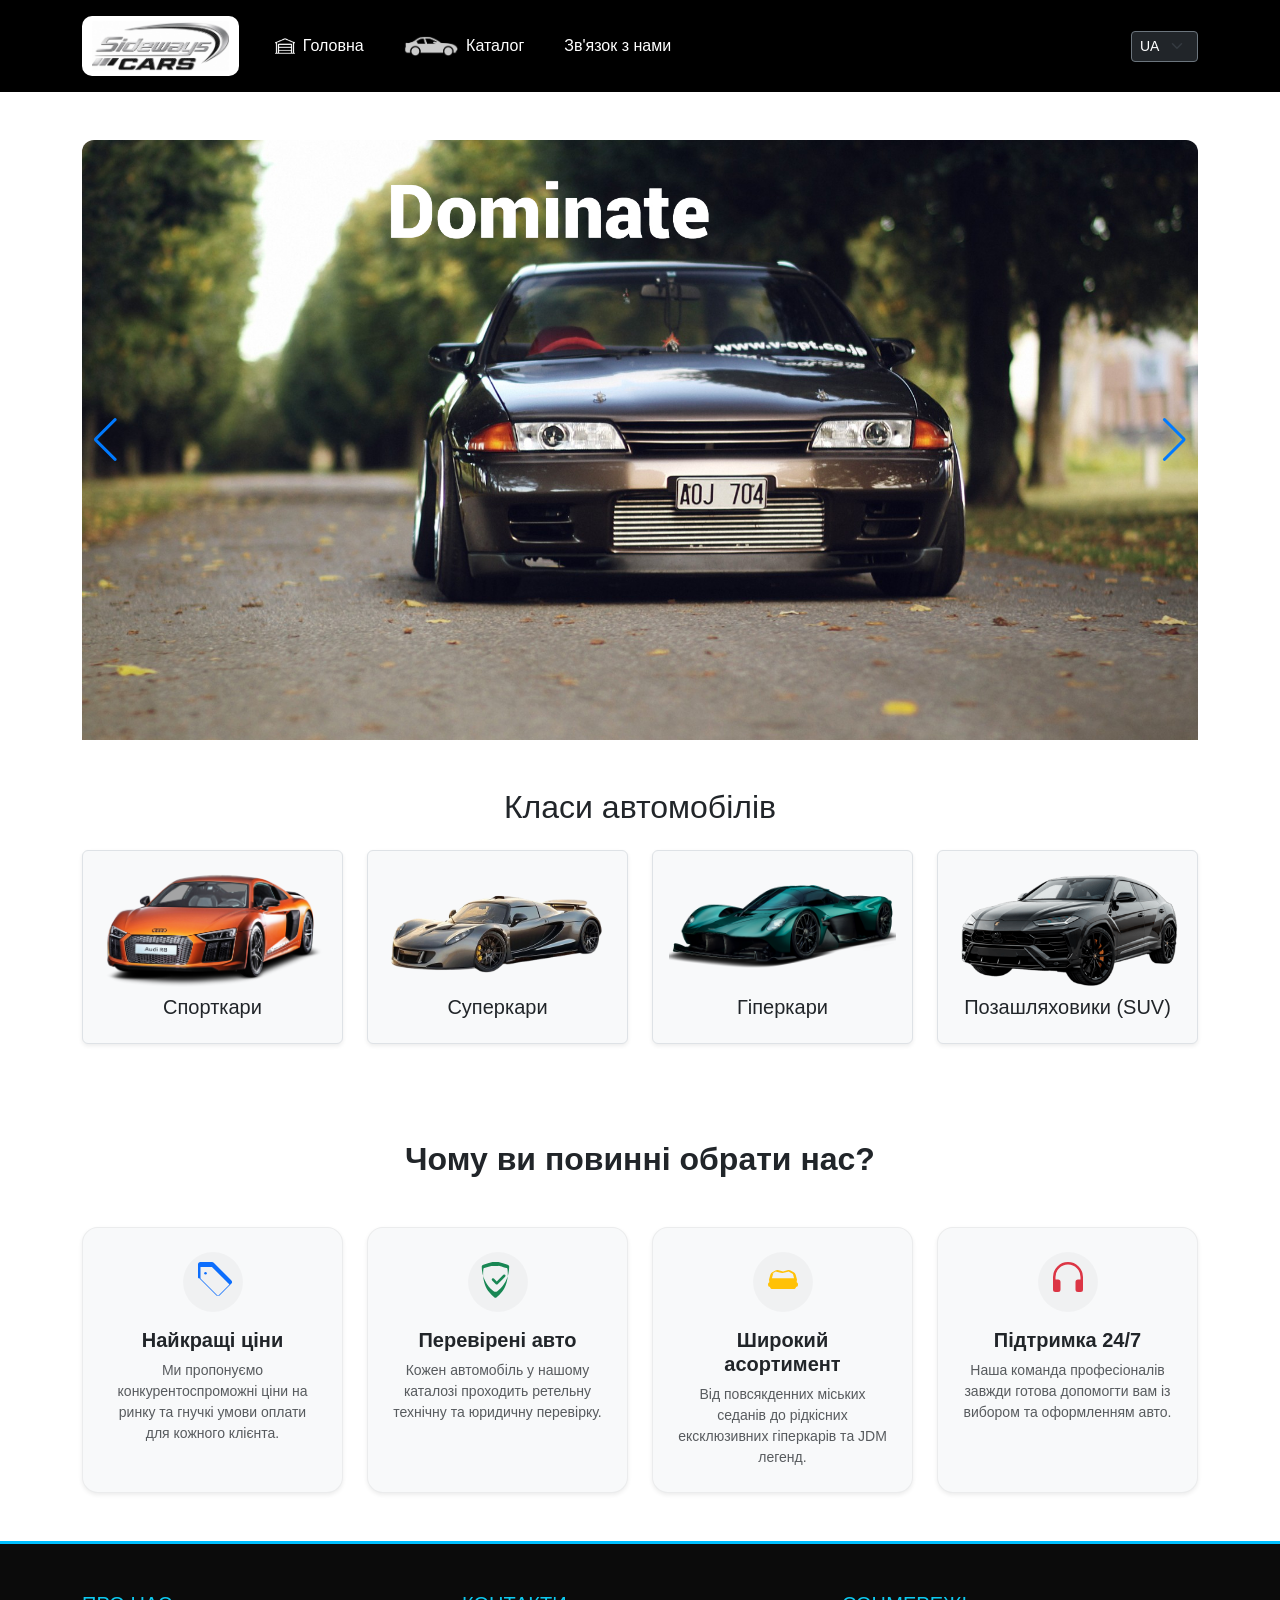
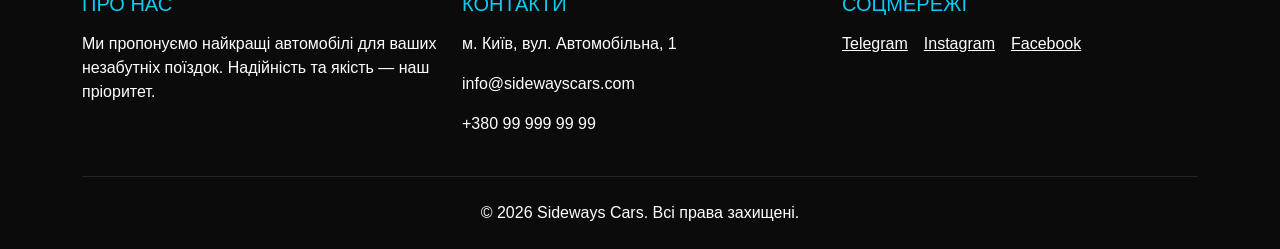
<file: index.html>
<!DOCTYPE html>
<html lang="uk">
<head>
    <meta charset="UTF-8">
    <meta name="viewport" content="width=device-width, initial-scale=1.0">
    <title data-lang="title_main">Головна сторінка</title>
    <link href="https://cdn.jsdelivr.net/npm/bootstrap@5.3.0/dist/css/bootstrap.min.css" rel="stylesheet">
    <link rel="stylesheet" href="https://cdn.jsdelivr.net/npm/swiper@11/swiper-bundle.min.css" />
    <link href="./style.css" rel="stylesheet" />
</head>
<body>
    <header class="header py-3">
        <div class="container">
            <div class="row align-items-center">
                <div class="col-auto">
                    <img src="pics/sideways_cars_logo.png" alt="img" class="header-top-logo">
                </div>
                <div class="col">
                    <nav class="nav d-flex gap-3 align-items-center flex-wrap">
                        <a href="./index.html" class="nav-link">
                            <img src="pics/homepage.png" alt=""><span data-lang="nav_home">Головна</span>
                        </a>
                        <a href="./CarsCatalog.html" class="nav-link">
                            <img src="pics/catalog.jpg" alt=""><span data-lang="nav_catalog">Каталог</span>
                        </a>
                        <a href="#contacts" class="nav-link" id="scroll-to-contacts" data-lang="nav_contacts">Зв'язок з нами</a>
                    </nav>
                </div>
                <div class="col-auto">
                    <select id="lang-select" class="form-select form-select-sm bg-dark text-white border-secondary">
                        <option value="uk" selected>UA</option>
                        <option value="en">EN</option>
                        <option value="ru">RU</option>
                    </select>
                </div>
            </div>
        </div>
    </header>

    <main class="py-5">
        <div class="container">
            <div class="swiper swiper-container">
                <div class="swiper-wrapper">
                    <div class="swiper-slide">
                        <img src="pics/mainPage1.jpg" alt="mainPage1" class="img-fluid slider-img">
                    </div>
                    <div class="swiper-slide">
                        <img src="pics/mainPage2.jpg" alt="mainPage2" class="img-fluid slider-img">
                    </div>
                    <div class="swiper-slide">
                        <img src="pics/mainPage3.jpg" alt="mainPage3" class="img-fluid slider-img">
                    </div>
                    <div class="swiper-slide">
                        <img src="pics/mainPage4.jpg" alt="mainPage4" class="img-fluid slider-img">
                    </div>
                </div>
                <div class="swiper-button-next"></div>
                <div class="swiper-button-prev"></div>
            </div>
        </div>
        <div class="container mt-5">
    <h2 class="text-center mb-4" data-lang="car_types_title">Класи автомобілів</h2>
    <div class="row g-4">
        <div class="col-6 col-md-3">
            <a href="./CarsCatalog.html?class=sport" class="text-decoration-none text-dark text-center d-block car-type-card">
                <div class="p-3 bg-light border rounded shadow-sm">
                    <img src="pics/type_sport.jpg" alt="Sport" class="img-fluid mb-2 rounded" style="height:120px; object-fit:cover; width:100%;">
                    <h5 data-lang="type_sport">Спорткари</h5>
                </div>
            </a>
        </div>
        <div class="col-6 col-md-3">
            <a href="./CarsCatalog.html?class=super" class="text-decoration-none text-dark text-center d-block car-type-card">
                <div class="p-3 bg-light border rounded shadow-sm">
                    <img src="pics/type_super.jpg" alt="Super" class="img-fluid mb-2 rounded" style="height:120px; object-fit:cover; width:100%;">
                    <h5 data-lang="type_super">Суперкари</h5>
                </div>
            </a>
        </div>
        <div class="col-6 col-md-3">
            <a href="./CarsCatalog.html?class=hyper" class="text-decoration-none text-dark text-center d-block car-type-card">
                <div class="p-3 bg-light border rounded shadow-sm">
                    <img src="pics/type_hyper.jpg" alt="Hyper" class="img-fluid mb-2 rounded" style="height:120px; object-fit:cover; width:100%;">
                    <h5 data-lang="type_hyper">Гіперкари</h5>
                </div>
            </a>
        </div>
        <div class="col-6 col-md-3">
            <a href="./CarsCatalog.html?class=suv" class="text-decoration-none text-dark text-center d-block car-type-card">
                <div class="p-3 bg-light border rounded shadow-sm">
                    <img src="pics/type_suv.jpg" alt="SUV" class="img-fluid mb-2 rounded" style="height:120px; object-fit:cover; width:100%;">
                    <h5 data-lang="type_suv">Позашляховики (SUV)</h5>
                </div>
            </a>
        </div>
    </div>
    </div>
    </main>

    <section class="advantages-section py-5 bg-white">
        <div class="container">
            <h2 class="text-center mb-5 section-title fw-bold" data-lang="advantages_title">Почему вы должны выбрать нас?</h2>
            <div class="row g-4">
                <div class="col-md-3 col-sm-6">
                    <div class="advantage-card p-4 text-center h-100 border-0 shadow-sm rounded-4">
                        <div class="advantage-icon mb-3 text-primary">
                            <svg xmlns="http://www.w3.org/2000/svg" width="40" height="40" fill="currentColor" class="bi bi-tags" viewBox="0 0 16 16">
                                <path d="M3 2v4.586l7 7L14.586 9l-7-7H3zM2 1a1 1 0 0 1 1-1h4.586a1 1 0 0 1 .707.293l7 7a1 1 0 0 1 0 1.414l-4.586 4.586a1 1 0 0 1-1.414 0l-7-7A1 1 0 0 1 2 6.586V1z"/>
                                <path d="M5.5 4.5a.5.5 0 1 1-1 0 .5.5 0 0 1 1 0z"/>
                            </svg>
                        </div>
                        <h5 class="fw-bold mb-2" data-lang="adv_1_title">Лучшие цены</h5>
                        <p class="text-muted small mb-0" data-lang="adv_1_text">Мы предлагаем конкурентоспособные цены на рынке и гибкие условия оплаты для каждого клиента.</p>
                    </div>
                </div>
                <div class="col-md-3 col-sm-6">
                    <div class="advantage-card p-4 text-center h-100 border-0 shadow-sm rounded-4">
                        <div class="advantage-icon mb-3 text-success">
                            <svg xmlns="http://www.w3.org/2000/svg" width="40" height="40" fill="currentColor" class="bi bi-shield-check" viewBox="0 0 16 16">
                                <path d="M5.338 1.59a61.44 61.44 0 0 0-2.837.856.481.481 0 0 0-.328.39c-.554 4.157.726 7.19 2.253 9.188a10.725 10.725 0 0 0 2.287 2.233.465.465 0 0 0 .53 0 10.733 10.733 0 0 0 2.287-2.233c1.527-1.998 2.807-5.031 2.253-9.188a.48.48 0 0 0-.328-.39c-.651-.213-1.75-.56-2.837-.855a.466.466 0 0 0-.528 0zM8 0c.06 0 .12.01.174.031 1.21.34 2.417.723 3.651 1.026.37.09.644.408.644.786 0 5.42-3.211 8.746-4.743 9.873a1.48 1.48 0 0 1-1.452 0C4.71 10.552 1.5 7.226 1.5 1.843c0-.378.274-.697.644-.786 1.234-.303 2.441-.686 3.651-1.026A.54.54 0 0 1 8 0z"/>
                                <path d="M10.854 5.146a.5.5 0 0 1 0 .708l-3 3a.5.5 0 0 1-.708 0l-1.5-1.5a.5.5 0 1 1 .708-.708L7.5 7.793l2.646-2.647a.5.5 0 0 1 .708 0z"/>
                            </svg>
                        </div>
                        <h5 class="fw-bold mb-2" data-lang="adv_2_title">Проверенные авто</h5>
                        <p class="text-muted small mb-0" data-lang="adv_2_text">Каждый автомобиль в нашем каталоге проходит тщательную техническую и юридическую проверку.</p>
                    </div>
                </div>
                <div class="col-md-3 col-sm-6">
                    <div class="advantage-card p-4 text-center h-100 border-0 shadow-sm rounded-4">
                        <div class="advantage-icon mb-3 text-warning">
                            <svg xmlns="http://www.w3.org/2000/svg" width="40" height="40" fill="currentColor" class="bi bi-car-front" viewBox="0 0 16 16">
                                <path d="M4 9a1 1 0 1 1-2 0 1 1 0 0 1 2 0Zm10 0a1 1 0 1 1-2 0 1 1 0 0 1 2 0ZM6 8a1 1 0 0 0 0 2h4a1 1 0 1 0 0-2H6Z"/>
                                <path d="M2.94 5.077c.12-.411.396-.757.779-.959L5.207 3.3a1 1 0 0 1 .742-.08l2.054.54 2.054-.54a1 1 0 0 1 .742.08l1.489.818c.382.202.659.548.779.959L13.53 6.84a1 1 0 0 1 .02.522l-.34 2.652c-.06.47-.46.828-.935.828H3.725c-.475 0-.875-.358-.935-.828l-.34-2.652a1 1 0 0 1 .02-.522l.465-1.765ZM4.332 4.617a.5.5 0 0 0-.39.48l-.364 1.383h8.844l-.364-1.383a.5.5 0 0 0-.39-.48l-1.302-.716a.5.5 0 0 0-.371-.04l-2.115.557a.5.5 0 0 1-.252 0L5.323 3.86a.5.5 0 0 0-.371.04l-1.302.716Z"/>
                            </svg>
                        </div>
                        <h5 class="fw-bold mb-2" data-lang="adv_3_title">Широкий ассортимент</h5>
                        <p class="text-muted small mb-0" data-lang="adv_3_text">От повседневных городских седанов до редких эксклюзивных гиперкаров и JDM легенд.</p>
                    </div>
                </div>
                <div class="col-md-3 col-sm-6">
                    <div class="advantage-card p-4 text-center h-100 border-0 shadow-sm rounded-4">
                        <div class="advantage-icon mb-3 text-danger">
                            <svg xmlns="http://www.w3.org/2000/svg" width="40" height="40" fill="currentColor" class="bi bi-headset" viewBox="0 0 16 16">
                                <path d="M8 1a5 5 0 0 0-5 5v1h1a1 1 0 0 1 1 1v3a1 1 0 0 1-1 1H3a1 1 0 0 1-1-1V6a6 6 0 1 1 12 0v5a1 1 0 0 1-1 1h-1a1 1 0 0 1-1-1V8a1 1 0 0 1 1-1h1V6a5 5 0 0 0-5-5z"/>
                            </svg>
                        </div>
                        <h5 class="fw-bold mb-2" data-lang="adv_4_title">Поддержка 24/7</h5>
                        <p class="text-muted small mb-0" data-lang="adv_4_text">Наша команда профессионалов всегда готова помочь вам с выбором и оформлением авто.</p>
                    </div>
                </div>
            </div>
        </div>
    </section>

    <footer id="contacts" class="footer pt-5 pb-4 text-white">
        <div class="container">
            <div class="row gy-4">
                <div class="col-md-4">
                    <h5 class="text-uppercase mb-3 font-weight-bold text-info" data-lang="footer_about_title">Про нас</h5>
                    <p data-lang="footer_about_text">Ми пропонуємо найкращі автомобілі для ваших незабутніх поїздок. Надійність та якість — наш пріоритет.</p>
                </div>
                <div class="col-md-4">
                    <h5 class="text-uppercase mb-3 font-weight-bold text-info" data-lang="footer_contacts_title">Контакти</h5>
                    <p><i class="fas fa-home mr-3"></i> <span data-lang="footer_address">м. Київ, вул. Автомобільна, 1</span></p>
                    <p><i class="fas fa-envelope mr-3"></i> info@sidewayscars.com</p>
                    <p><i class="fas fa-phone mr-3"></i> +380 99 999 99 99</p>
                </div>
                <div class="col-md-4">
                    <h5 class="text-uppercase mb-3 font-weight-bold text-info" data-lang="footer_social_title">Соцмережі</h5>
                    <div class="d-flex gap-3 social-links">
                        <a href="#" class="text-white">Telegram</a>
                        <a href="#" class="text-white">Instagram</a>
                        <a href="#" class="text-white">Facebook</a>
                    </div>
                </div>
            </div>
            <hr class="mb-4 mt-4 border-secondary">
            <div class="row align-items-center">
                <div class="col-md-12 text-center">
                    <p class="mb-0">© 2026 Sideways Cars. <span data-lang="footer_rights">Всі права захищені.</span></p>
                </div>
            </div>
        </div>
    </footer>

    <script src="https://cdn.jsdelivr.net/npm/swiper@11/swiper-bundle.min.js"></script>
    <script src="./main.js"></script>
    <script src="./data.js"></script>
    <script src="./CarsCatalog.js"></script>
</body>
</html>
</file>
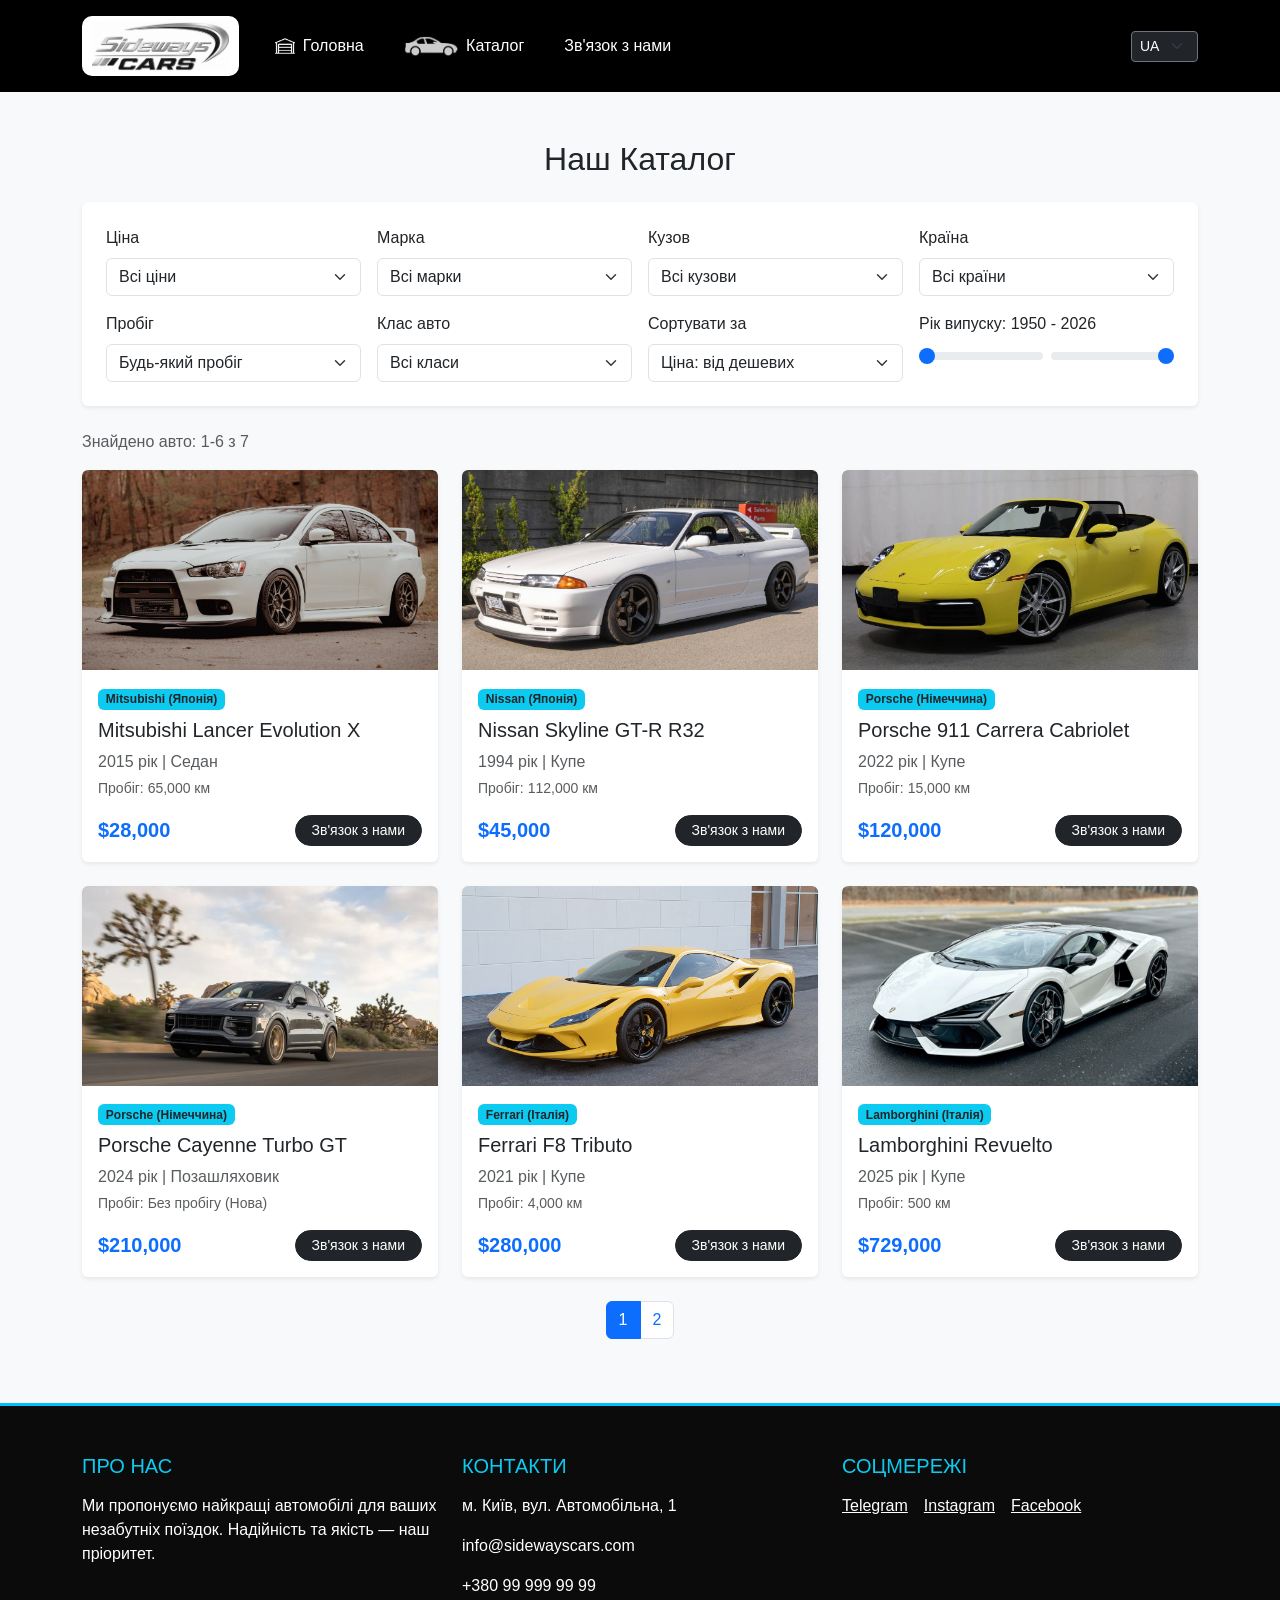
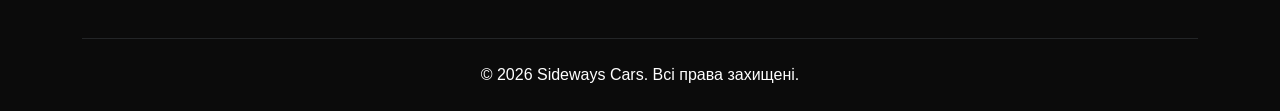
<file: CarsCatalog.html>
<!DOCTYPE html>
<html lang="uk">
<head>
    <meta charset="UTF-8">
    <meta name="viewport" content="width=device-width, initial-scale=1.0">
    <title data-lang="title_catalog">Каталог автомобілів</title>
    <link href="https://cdn.jsdelivr.net/npm/bootstrap@5.3.0/dist/css/bootstrap.min.css" rel="stylesheet">
    <link href="./style.css" rel="stylesheet" />
</head>
<body>
    <header class="header py-3">
        <div class="container">
            <div class="row align-items-center">
                <div class="col-auto">
                    <img src="pics/sideways_cars_logo.png" alt="img" class="header-top-logo">
                </div>
                <div class="col">
                    <nav class="nav d-flex gap-3 align-items-center flex-wrap">
                        <a href="./index.html" class="nav-link">
                            <img src="pics/homepage.png" alt=""><span data-lang="nav_home">Головна</span>
                        </a>
                        <a href="./CarsCatalog.html" class="nav-link">
                            <img src="pics/catalog.jpg" alt=""><span data-lang="nav_catalog">Каталог</span>
                        </a>
                        <a href="#contacts" class="nav-link" id="scroll-to-contacts" data-lang="nav_contacts">Зв'язок з нами</a>
                    </nav>
                </div>
                <div class="col-auto">
                    <select id="lang-select" class="form-select form-select-sm bg-dark text-white border-secondary">
                        <option value="uk" selected>UA</option>
                        <option value="en">EN</option>
                        <option value="ru">RU</option>
                    </select>
                </div>
            </div>
        </div>
    </header>

    <main class="py-5 bg-light">
        <div class="container">
            <h2 class="text-center mb-4" data-lang="catalog_header">Наш Каталог</h2>

            <div class="card p-4 mb-4 border-0 shadow-sm">
                <div class="row g-3">
                    <div class="col-md-3 col-sm-6">
                        <label class="form-label" data-lang="filter_price">Ціна</label>
                        <select id="filter-price" class="form-select">
                            <option value="all" data-lang="opt_all_prices">Всі ціни</option>
                            <option value="0-30000" data-lang="price_up_to_30">до $30,000</option>
                            <option value="30000-100000" data-lang="price_30_100">$30,000 - $100,000</option>
                            <option value="100000+" data-lang="price_over_100">Понад $100,000</option>
                        </select>
                    </div>

                    <div class="col-md-3 col-sm-6">
                        <label class="form-label" data-lang="filter_brand">Марка</label>
                        <select id="filter-brand" class="form-select">
                            <option value="all" data-lang="opt_all_brands">Всі марки</option>
                            <option value="Porsche">Porsche</option>
                            <option value="Ferrari">Ferrari</option>
                            <option value="Toyota">Toyota</option>
                            <option value="Lamborghini">Lamborghini</option>
                            <option value="Nissan">Nissan</option>
                            <option value="Mitsubishi">Mitsubishi</option>
                            <option value="Bugatti">Bugatti</option>
                        </select>
                    </div>

                    <div class="col-md-3 col-sm-6">
                        <label class="form-label" data-lang="filter_body">Кузов</label>
                        <select id="filter-body" class="form-select">
                            <option value="all" data-lang="opt_all_bodies">Всі кузови</option>
                            <option value="Coupe" data-lang="body_coupe">Купе</option>
                            <option value="Sedan" data-lang="body_sedan">Седан</option>
                            <option value="SUV" data-lang="body_suv">Позашляховик</option>
                        </select>
                    </div>

                    <div class="col-md-3 col-sm-6">
                        <label class="form-label" data-lang="filter_country">Країна</label>
                        <select id="filter-country" class="form-select">
                            <option value="all" data-lang="opt_all_countries">Всі країни</option>
                            <option value="Німеччина" data-lang="country_germany">Німеччина</option>
                            <option value="Італія" data-lang="country_italy">Італія</option>
                            <option value="Японія" data-lang="country_japan">Японія</option>
                            <option value="Франція" data-lang="country_france">Франція</option>
                        </select>
                    </div>

                    <div class="col-md-3 col-sm-6">
                        <label class="form-label" data-lang="filter_mileage">Пробіг</label>
                        <select id="filter-mileage" class="form-select">
                            <option value="all" data-lang="opt_all_mileages">Будь-який пробіг</option>
                            <option value="0" data-lang="opt_new_car">Без пробігу (Нова)</option>
                            <option value="1-50000" data-lang="mileage_up_to_50">до 50,000 км</option>
                            <option value="50000+" data-lang="mileage_over_50">Понад 50,000 км</option>
                        </select>
                    </div>

                    <div class="col-md-3 col-sm-6">
                        <label class="form-label" data-lang="filter_class">Клас авто</label>
                        <select id="filter-class" class="form-select">
                            <option value="all" data-lang="opt_all_classes">Всі класи</option>
                            <option value="sport" data-lang="type_sport">Спорткари</option>
                            <option value="super" data-lang="type_super">Суперкари</option>
                            <option value="hyper" data-lang="type_hyper">Гіперкари</option>
                            <option value="suv" data-lang="type_suv">Позашляховики (SUV)</option>
                        </select>
                    </div>

                    <div class="col-md-3 col-sm-6">
                        <label class="form-label" data-lang="filter_sort">Сортувати за</label>
                        <select id="filter-sort" class="form-select">
                            <option value="price-asc" data-lang="sort_price_asc">Ціна: від дешевих</option>
                            <option value="price-desc" data-lang="sort_price_desc">Ціна: від дорогих</option>
                            <option value="year-desc" data-lang="sort_year_desc">Новіші за роком</option>
                            <option value="mileage-asc" data-lang="sort_mileage_asc">Найменший пробіг</option>
                        </select>
                    </div>

                    <div class="col-md-3 col-sm-12">
                        <label class="form-label">
                            <span data-lang="filter_year">Рік випуску</span>: 
                            <span id="year-min-val">1950</span> - <span id="year-max-val">2026</span>
                        </label>
                        <div class="d-flex gap-2 align-items-center">
                            <input type="range" id="filter-year-min" class="form-range" min="1950" max="2026" value="1950">
                            <input type="range" id="filter-year-max" class="form-range" min="1950" max="2026" value="2026">
                        </div>
                    </div>
                </div>
            </div>

            <div id="products-count" class="text-muted mb-3 fs-6"></div>

            <div class="row g-4" id="cars-grid"></div>

            <nav class="mt-4">
                <ul class="pagination justify-content-center" id="pagination-container"></ul>
            </nav>
        </div>
    </main>

    <footer id="contacts" class="footer pt-5 pb-4 text-white">
        <div class="container">
            <div class="row gy-4">
                <div class="col-md-4">
                    <h5 class="text-uppercase mb-3 font-weight-bold text-info" data-lang="footer_about_title">Про нас</h5>
                    <p data-lang="footer_about_text">Ми пропонуємо найкращі автомобілі для ваших незабутніх поїздок. Надійність та якість — наш пріоритет.</p>
                </div>
                <div class="col-md-4">
                    <h5 class="text-uppercase mb-3 font-weight-bold text-info" data-lang="footer_contacts_title">Контакти</h5>
                    <p><span data-lang="footer_address">м. Київ, вул. Автомобільна, 1</span></p>
                    <p>info@sidewayscars.com</p>
                    <p>+380 99 999 99 99</p>
                </div>
                <div class="col-md-4">
                    <h5 class="text-uppercase mb-3 font-weight-bold text-info" data-lang="footer_social_title">Соцмережі</h5>
                    <div class="d-flex gap-3 social-links">
                        <a href="#" class="text-white">Telegram</a>
                        <a href="#" class="text-white">Instagram</a>
                        <a href="#" class="text-white">Facebook</a>
                    </div>
                </div>
            </div>
            <hr class="mb-4 mt-4 border-secondary">
            <div class="text-center">
                <p class="mb-0">© 2026 Sideways Cars. <span data-lang="footer_rights">Всі права захищені.</span></p>
            </div>
        </div>
    </footer>

    <script src="./data.js"></script>
    <script src="./CarsCatalog.js"></script>
</body>
</html>
</file>
<file: style.css>
body {
    font-family: Sans-Serif;
    margin: 0;
}

.header {
    background: #000000;
}

.header-top-logo {
    height: 60px;
    background: rgb(255, 255, 255);
    padding: 5px 10px;
    border-radius: 10px;
}

.nav-link {
    color: white;
    text-decoration: none;
    display: flex;
    align-items: center;
    gap: 8px;
    padding: 8px 12px;
    font-size: 16px;
    transition: background 0.3s;
}

.nav-link:hover {
    background: #34495e;
    border-radius: 5px;
    color: #00bfff;
}

.nav-link img {
    height: 20px;
    filter: invert(1);
}

.swiper-container {
    width: 100%;
    height: auto;
    min-height: 450px;
    max-height: 600px;
    position: relative;
    padding-bottom: 40px;
}

.swiper-slide {
    display: flex;
    justify-content: center;
    align-items: center;
    background: #f8f9fa;
    border-radius: 12px;
    font-weight: bold;
    overflow: hidden;
    padding: 0 !important;
}

.slider-img {
    width: 100%;
    height: 100%;
    object-fit: cover;
    display: block;
}

@media (max-width: 576px) {
    .nav {
        gap: 10px !important;
    }
    .nav-link {
        font-size: 14px;
        padding: 5px;
    }
    .swiper-container {
        min-height: 250px;
    }
}

html {
    scroll-behavior: smooth;
}

.car-type-card {
    transition: transform 0.2s ease, box-shadow 0.2s ease;
}

.car-type-card:hover {
    transform: translateY(-5px);
}

.car-item-card {
    transition: transform 0.3s ease;
}

.car-item-card:hover {
    transform: translateY(-4px);
    box-shadow: 0 10px 20px rgba(0,0,0,0.12) !important;
}

.footer {
    background-color: #0b0b0b;
    border-top: 3px solid #00bfff;
}

.advantages-section {
    background-color: #ffffff;
}

.advantage-card {
    background: #f8f9fa;
    transition: transform 0.3s ease, box-shadow 0.3s ease;
    border: 1px solid rgba(0,0,0,0.05) !important;
}

.advantage-card:hover {
    transform: translateY(-8px);
    box-shadow: 0 10px 20px rgba(0, 0, 0, 0.1) !important;
    background: #ffffff;
}

.advantage-icon {
    display: inline-block;
    padding: 10px;
    background: rgba(0, 0, 0, 0.03);
    border-radius: 50%;
}
</file>
